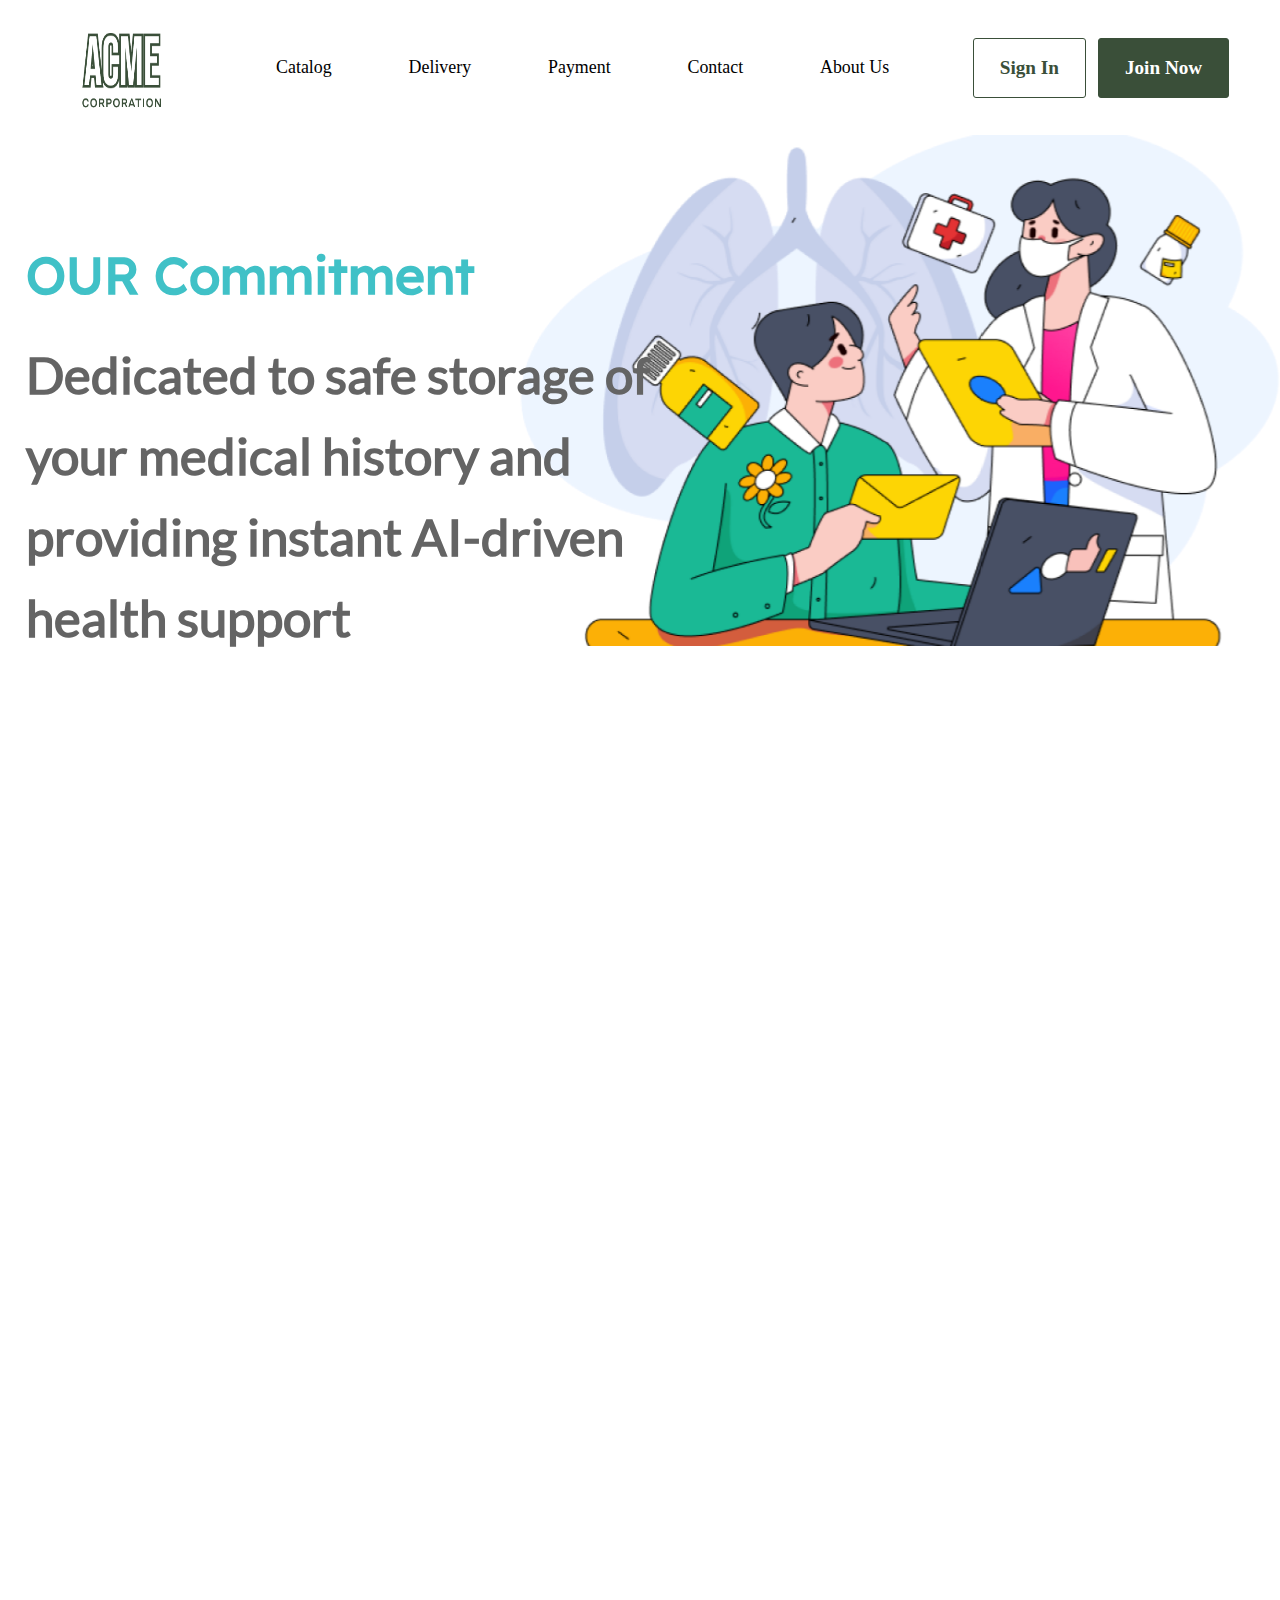
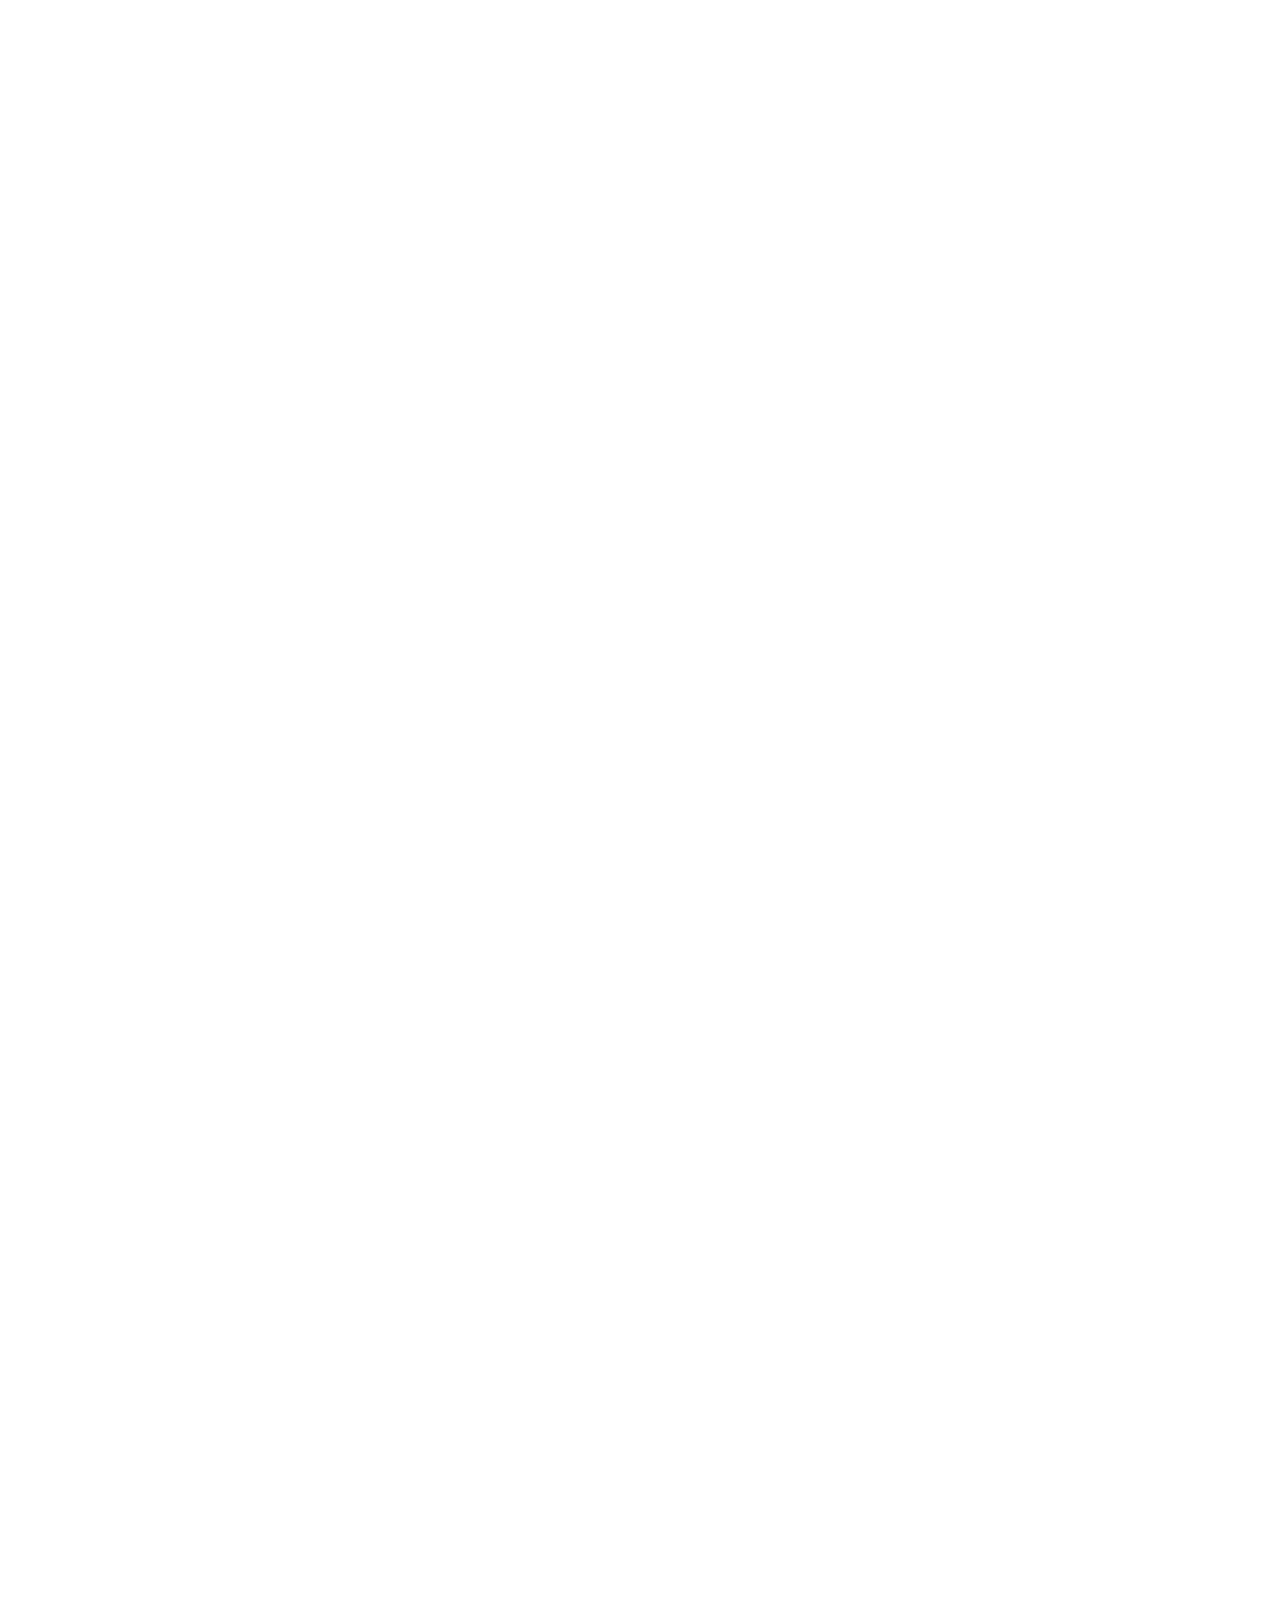
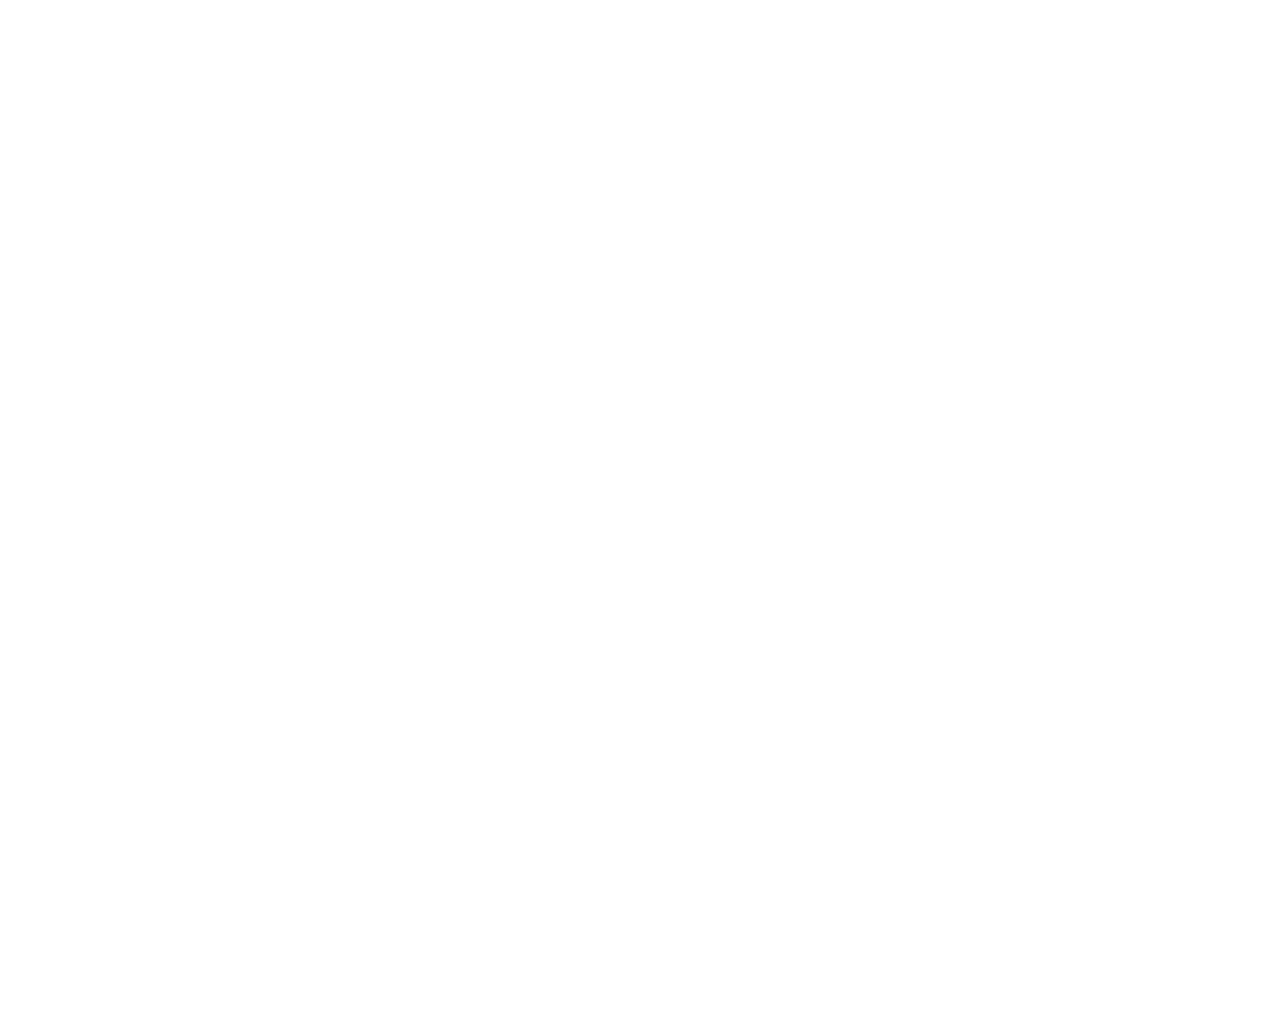
<file: index.html>
<!DOCTYPE html>
<html lang="en">

<head>
    <meta charset="UTF-8">
    <meta name="viewport" content="width=device-width, initial-scale=1.0">
    <title>Document</title>
    <link rel="stylesheet" href="style.css">
</head>

<body>
    <div class="main">
        <nav>
            <!-- <i onclick="sidebar()" class="ri-menu-line menubar"></i> -->
            <!-- <div class="nav-sidebar">
                <i onclick="sidebar()" class="ri-menu-line"></i>
                <a href="/home.html">Home</a>
                <a href="/About.html">About Us</a>
                <a href="/Rooms.html">Rooms</a>
                <a href="/Services.html">Sevices</a>
                <a href="/contact.html">Contact</a>
            </div> -->
        </nav>
        <div class="page1">
            <div class="img1text">
                <h1>OUR Commitment</h1>
                <p>Dedicated to safe storage of your medical history and providing instant AI-driven health support</p>
            </div>
            <div class="img1">
                <img src="/Images/img1.png" alt="">
            </div>
        </div>
        <div class="page2">
            <div class="getstart">
                <img src="/Images/Getting started.png" alt="">
            </div>
            <div class="ourservice">
                <img src="/Images/Our services.png" alt="">
            </div>
        </div>
        <div class="page3">
            <div class="upload">
                <img src="/Images/upload.png" alt="">
                <div class="icons icon1">
                    <a href="/uploadreport.html">
                        <svg width="134" height="132" viewBox="0 0 134 132" fill="none"
                            xmlns="http://www.w3.org/2000/svg">
                            <path fill-rule="evenodd" clip-rule="evenodd"
                                d="M33.5186 11.5238V120.476C33.5186 126.841 38.6415 132 44.9611 132H121.938C128.257 132 133.38 126.841 133.38 120.476V30.324C133.38 27.2457 132.158 24.2954 129.984 22.1307L111.111 3.33058C108.968 1.19679 106.077 0 103.064 0H44.9611C38.6415 0 33.5186 5.15939 33.5186 11.5238ZM40.8002 120.476V11.5238C40.8002 9.20947 42.6631 7.33333 44.9611 7.33333H101.654V32.4762C101.654 36.8156 105.146 40.3333 109.455 40.3333H126.099V120.476C126.099 122.791 124.236 124.667 121.938 124.667H44.9611C42.6631 124.667 40.8002 122.791 40.8002 120.476ZM126.099 33V30.324C126.099 29.2046 125.654 28.1318 124.864 27.3446L108.935 11.478V32.4762C108.935 32.7655 109.168 33 109.455 33H126.099Z"
                                class="svgwhite" fill="black" />
                            <path fill-rule="evenodd" clip-rule="evenodd"
                                d="M85.5299 54.1406C85.5299 52.1472 87.1599 50.5312 89.1707 50.5312H113.096C115.107 50.5312 116.737 52.1472 116.737 54.1406C116.737 56.134 115.107 57.75 113.096 57.75H89.1707C87.1599 57.75 85.5299 56.134 85.5299 54.1406Z"
                                class="svgwhite" fill="black" />
                            <path fill-rule="evenodd" clip-rule="evenodd"
                                d="M85.5299 70.6406C85.5299 68.6472 87.1599 67.0312 89.1707 67.0312H113.096C115.107 67.0312 116.737 68.6472 116.737 70.6406C116.737 72.634 115.107 74.25 113.096 74.25H89.1707C87.1599 74.25 85.5299 72.634 85.5299 70.6406Z"
                                class="svgwhite" fill="black" />
                            <path fill-rule="evenodd" clip-rule="evenodd"
                                d="M85.5299 87.1406C85.5299 85.1472 87.1599 83.5312 89.1707 83.5312H113.096C115.107 83.5312 116.737 85.1472 116.737 87.1406C116.737 89.134 115.107 90.75 113.096 90.75H89.1707C87.1599 90.75 85.5299 89.134 85.5299 87.1406Z"
                                class="svgwhite" fill="black" />
                            <path
                                d="M0.231201 38.1562C0.231201 34.739 3.02556 31.9688 6.47257 31.9688H68.8863C72.3333 31.9688 75.1276 34.739 75.1276 38.1562V100.031C75.1276 103.449 72.3333 106.219 68.8863 106.219H6.47257C3.02556 106.219 0.231201 103.449 0.231201 100.031V38.1562Z"
                                fill="#3D8A58" />
                            <path
                                d="M18.9729 89V55.4H24.1089L38.7969 79.928H36.1089L50.5569 55.4H55.6929L55.7409 89H49.8369L49.7889 64.664H51.0369L38.7489 85.16H35.9649L23.4849 64.664H24.9249V89H18.9729Z"
                                class="svgwhite" fill="black" />
                        </svg>
                        <span>Upload Reports</span>
                    </a>
                </div>
                <div class="icons icon2">
                    <a href="/imageprocess.html">
                        <img src="/Images/icon2.png" alt="">
                        <span>Image Processing</span>
                    </a>
                </div>
            </div>
            <div class="heroimg">
                <img src="/Images/heroimg.png" alt="">
            </div>
        </div>
        <footer>
            <div class="foot-links">
                <h3>MediKeep</h3>
                <a href="/">Our Story</a>
                <a href="/">Join Us</a>
                <a href="/">Announcements</a>
            </div>
            <div class="foot-links">
                <h3>What we Offer</h3>
                <a href="/">Real-time Sync</a>
                <a href="/">Health Cards</a>
                <a href="/">Press Releases</a>
            </div>
            <div class="foot-links">
                <h3>Connect</h3>
                <a href="/">@MediKeep</a>
                <a href="/">@MediKeepHealth</a>
                <a href="/">Community</a>
            </div>
            <div class="foot-links">
                <h3>Health Newsletter</h3>
                <span>Stay updated with health tips and MediKeep news.</span>
                <div class="mail">
                    <input type="text" placeholder="youremail@medikeep.com">
                    <button>→</button>
                </div>
                <div class="terms">
                    <a href="/">Terms of Use</a>
                    <a href="">Privacy Policy</a>
                </div>
            </div>
        </footer>
    </div>
    <script src="script.js"></script>
</body>

</html>
</file>
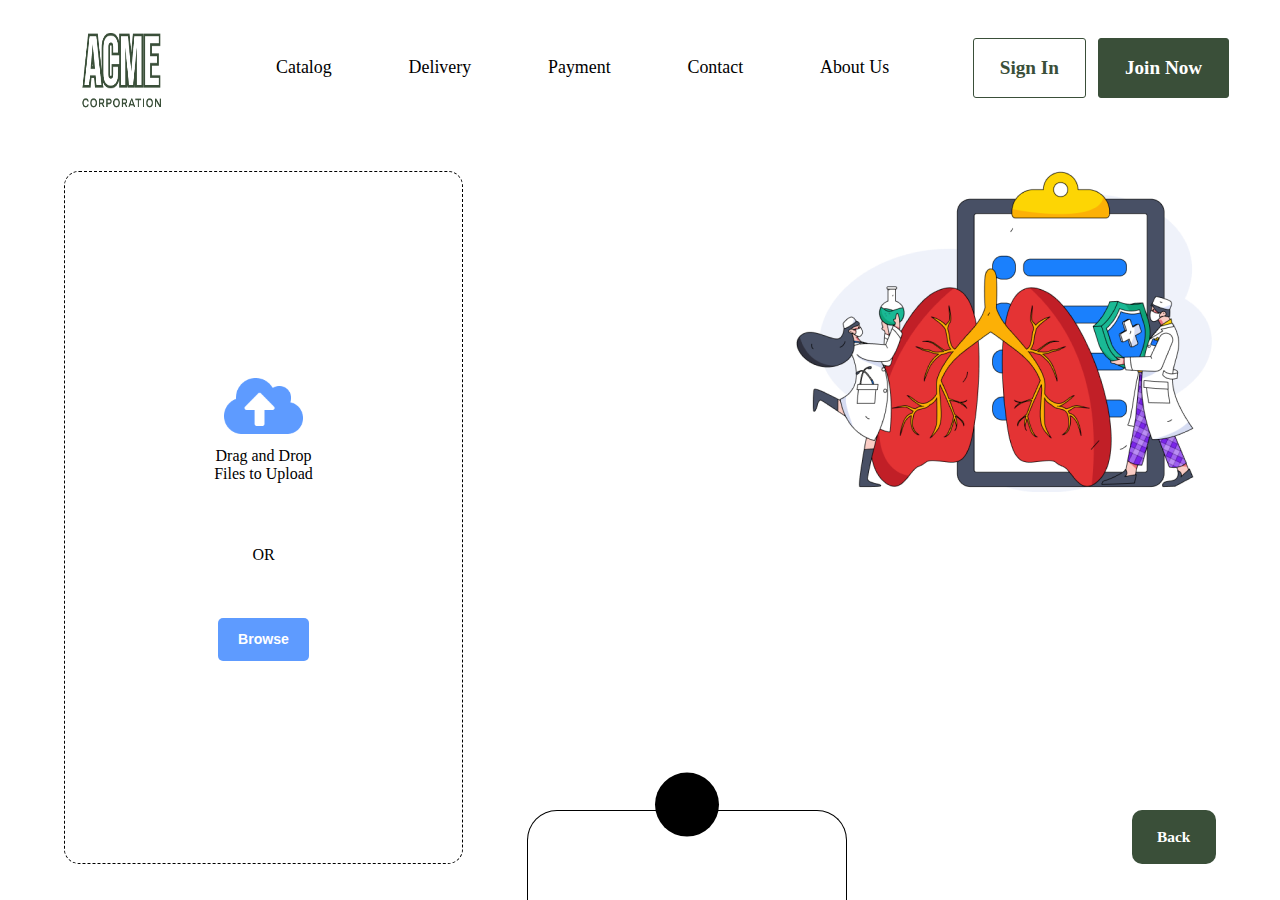
<file: imageprocess.html>
<!DOCTYPE html>
<html lang="en">

<head>
    <meta charset="UTF-8">
    <meta name="viewport" content="width=device-width, initial-scale=1.0">
    <title>Document</title>
    <link rel="stylesheet" href="imageprocess.css">
</head>

<body>
    <div class="main">
        <nav></nav>
        <div class="page1">
            <div class="uploaddoc">
                <div class="sec1">
                    <img src="/Images/uploadlogo.png" alt="">
                    <span>Drag and Drop Files to Upload</span>
                </div>
                <span>OR</span>
                <button>Browse</button>
            </div>
            <div class="right">
                <div class="img">
                    <img src="/Images/lung.png" alt="">
                </div>
                <div class="ai-back">
                    <div class="ai">
                        <button id="aibtn"></button>
                        <div class="aicontent-parent">
                            <div class="aicontent">
                                <h2>Welcome to Doctor Dost</h2>
                                <p>Let's meet each other</p>
                            </div>
                            <div class="aicontent">
                                <p>Do you want to set a name for me?</p>
                                <span>YES</span>
                            </div>
                            <div class="aicontent">
                                <h4>Type or speak my name below</h4>
                            </div>
                            <input type="text" placeholder="Type here or speak">
                        </div>
                    </div>
                    <a href="/index.html">Back</a>
                </div>
            </div>
        </div>
    </div>
    <script src="script.js"></script>
    <script src="imageprocess.js"></script>
</body>

</html>
</file>
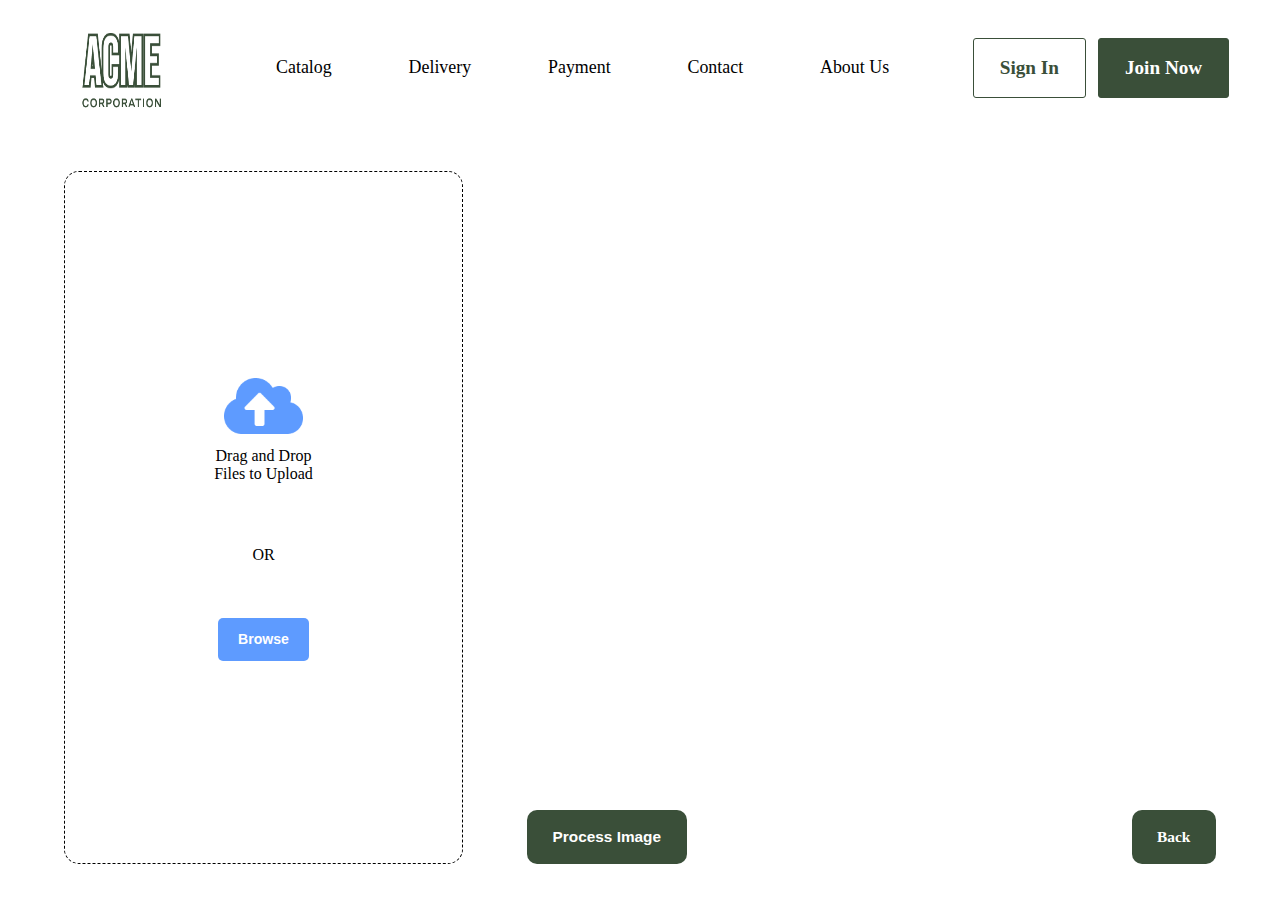
<file: uploadreport.html>
<!DOCTYPE html>
<html lang="en">
<head>
    <meta charset="UTF-8">
    <meta name="viewport" content="width=device-width, initial-scale=1.0">
    <title>Document</title>
    <link rel="stylesheet" href="upload.css">
</head>
<body>
    <div class="main">
        <nav></nav>
        <div class="page1">
            <div class="uploaddoc">
                <div class="sec1">
                    <img src="/Images/uploadlogo.png" alt="">
                    <span>Drag and Drop Files to Upload</span>
                </div>
                <span>OR</span>
                <button>Browse</button>
            </div>
            <div class="process-back">
                <button>Process Image</button>
                <a href="/index.html">Back</a>
            </div>
        </div>
    </div>
    <script src="script.js"></script>
</body>
</html>
</file>
<file: style.css>
@font-face {
    font-family: lato;
    src: url(/Fonts/Lato-Regular.ttf);
}

@font-face {
    font-family: lexend;
    src: url(/Fonts/Lexend-Regular.ttf);
}

@font-face {
    font-family: outfit;
    src: url(/Fonts/Outfit-Regular.ttf);
}

* {
    margin: 0;
    padding: 0;
    box-sizing: border-box;
}

html,
body {
    width: 100%;
    height: 100%;
    position: relative;
    overflow-x: hidden;
}

.main {
    height: 100vh;
    width: 100vw;
}

.page1 {
    margin-top: 15vh;
    width: 100vw;
    height: calc(100% - 15vh);
    display: flex;
}

.img1text {
    width: 50vw;
    margin-top: 12vh;
    margin-left: 2vw;
    font-size: 2vw;
}

.img1text h1 {
    width: 90%;
    font-family: lexend;
    color: rgb(64, 193, 199);
}

.img1text p {
    padding-top: 3vh;
    font-size: 4vw;
    line-height: 9vh;
    font-weight: 600;
    font-family: lato;
    color: rgb(100, 100, 100);
}

.img1 {
    width: 60vw;
    position: absolute;
    right: 0;
    z-index: -1;
}

.img1 img {
    width: 100%;
}

.page2 {
    width: 100vw;
    display: flex;
    flex-direction: column;
    align-items: center;
}

.getstart {
    width: 100vw;
}

.ourservice {
    margin: 12vh 0;
    width: 95vw;
}

.ourservice img {
    width: 100%;
}

.upload {
    height: 59vh;
    display: flex;
    position: relative;
    flex-direction: column;
    justify-content: flex-end;
}

.icons {
    position: absolute;
    width: 37vw;
    height: 30vh;
    background-color: #fff;
    border-radius: 20px;
    margin-bottom: -12vh;
    box-shadow: 8px 8px rgba(0, 0, 0, 0.249);
    display: flex;
}

.icons a {
    width: 100%;
    height: 100%;
    border-radius: 20px;
    display: flex;
    color: #000;
    text-decoration: none;
    font-size: 3.5vw;
    text-align: center;
    align-items: center;
    justify-content: center;
    font-weight: bolder;
    font-family: outfit;
    text-shadow: 2px 1px #00000036;
    letter-spacing: 0.1vw;
}

.icons a:hover {
    transition: all .6s ease;
    background-color: #000;
    color: #fff;
}

.icon1 {
    align-self: flex-start;
    margin-left: 8vw;
}

.icon1 a {
    padding: 3vw;
}

.icon1 a:hover .svgwhite {
    transition: all .6s ease;
    fill: #fff;
}

.icon1 a svg {
    width: 15vw;
    margin-bottom: 3vh;
}

.icon2 {
    align-self: flex-end;
    margin-right: 8vw;
}

.icon2 a {
    padding: 3vw;
}

.icon2 img {
    width: 15vw;
    margin-top: 3vh;
}

.icon2 a:hover img {
    transition: all .6s ease;
    filter: invert(100%);
}

.heroimg {
    margin: 15vh 0 -1vh;
    width: 100vw;
}

.heroimg img {
    width: 100%;
    height: 100%;
}

 footer {
    font-family: lato;
    width: 100vw;
    height: 45vh;
    display: flex;
    align-items: center;
    justify-content: space-between;
    padding: 0 5vw;
    background-color: #222831;
}

.foot-links {
    width: 25vw;
    height: 30vh;
    display: flex;
    flex-direction: column;
    align-items: flex-start;
    gap: 3vh;
}

.foot-links h3 {
    color: #fff;
}

.foot-links a {
    text-decoration: none;
    color: #fff;
}

.foot-links span {
    color: #fff;
}

.mail {
    display: flex;
}

.mail input {
    height: 7vh;
    padding: 2vh;
    border: 1px solid #566173;
    border-radius: 10px 0 0 10px;
    background-color: transparent;
    color: #fff;
}

.mail input::placeholder {
    color: #fff;
}

.mail button {
    height: 7vh;
    padding: 2vh;
    border-radius: 0 10px 10px 0;
    border: none;
    color: #fff;
    background-color: #008a90;
}

.terms {
    font-size: 1.1vw;
    display: flex;
    gap: 3vw;
}
</file>
<file: imageprocess.css>
* {
    margin: 0;
    padding: 0;
    box-sizing: border-box;
}

html,
body {
    width: 100%;
    height: 100%;
    position: relative;
    overflow-x: hidden;
}

.main {
    width: 100vw;
    height: 100vh;
    display: flex;
}

.page1 {
    align-self: flex-end;
    width: 100vw;
    height: calc(100% - 15vh);
    display: flex;
    padding: 4vh 5vw;
    gap: 5vw;
}

.uploaddoc {
    width: 33vw;
    height: 100%;
    border: 1.5px dashed black;
    border-radius: 15px;
    display: flex;
    flex-direction: column;
    align-items: center;
    justify-content: center;
    gap: 6vh;
}

.sec1 {
    width: 100%;
    align-items: center;
    display: flex;
    flex-direction: column;
    text-align: center;
}

.sec1 span {
    width: 25%;
    padding: 1vh 0;
}

.uploaddoc img {
    width: 20%;
}

.uploaddoc button {
    width: 23%;
    padding: 1.5vh;
    background-color: #5e9bff;
    border: none;
    color: white;
    font-weight: 600;
    border-radius: 5px;
    font-size: 1.1vw;
    cursor: pointer;
}

.right {
    width: calc(100% - 33vw);
    display: flex;
    flex-direction: column;
    justify-content: space-between;
}

.img {
    width: 61%;
    align-self: flex-end;
}

.ai-back {
    align-self: flex-end;
    width: 100%;
    display: flex;
    align-items: flex-end;
    justify-content: space-between;
    flex-direction: column;
}

.ai {
    width: 25vw;
    height: 10vh;
    display: flex;
    justify-content: center;
    border: 1.3px solid black;
    border-bottom: 0;
    border-radius: 30px 30px 0 0;
    align-self: flex-start;
    position: fixed;
    bottom: 0;
    transition: all .3s ease-in-out;
}

.ai-back button {
    position: absolute;
    transform: translatey(-60%);
    cursor: pointer;
    width: 5vw;
    aspect-ratio: 1;
    font-size: 1.2vw;
    color: white;
    background-color: black;
    border: none;
    border-radius: 50%;
    font-weight: 600;
}

.aicontent-parent {
    display: none;
    flex-direction: column;
    justify-content: space-between;
    margin-top: 2vh;
    padding: 3vh 2vw 1vh;
    transition: all .3s ease-in-out;
}

.aicontent {
    display: flex;
    flex-direction: column;
    gap: 1vh;
}

.aicontent p {
    color: #000000ca;
}

.aicontent span {
    color: #7000ff;
}

.aicontent-parent input {
    padding: 2vh;
    border-radius: 20px;
    border: 1px solid grey;
}

.ai-back a {
    text-decoration: none;
    padding: 2vh 2vw;
    font-size: 1.2vw;
    color: white;
    background-color: #3a4f39;
    border: none;
    border-radius: 10px;
    font-weight: 600;
}

.ai-back a:hover {
    background-color: white;
    color: #000;
    border: 1px solid black;
    transition: all .2s ease-in-out ;
}
</file>
<file: upload.css>
* {
    margin: 0;
    padding: 0;
    box-sizing: border-box;
}

html,
body {
    width: 100%;
    height: 100%;
    position: relative;
    overflow-x: hidden;
}

.main {
    width: 100vw;
    height: 100vh;
    display: flex;
}

.page1 {
    align-self: flex-end;
    width: 100vw;
    height: calc(100% - 15vh);
    display: flex;
    padding: 4vh 5vw;
    gap: 5vw;
}

.uploaddoc {
    width: 33vw;
    height: 100%;
    border: 1.5px dashed black;
    border-radius: 15px;
    display: flex;
    flex-direction: column;
    align-items: center;
    justify-content: center;
    gap: 6vh;
}

.sec1 {
    width: 100%;
    align-items: center;
    display: flex;
    flex-direction: column;
    text-align: center;
}

.sec1 span {
    width: 25%;
    padding: 1vh 0;
}

.uploaddoc img {
    width: 20%;
}

.uploaddoc button {
    width: 23%;
    padding: 1.5vh;
    background-color: #5e9bff;
    border: none;
    color: white;
    font-weight: 600;
    border-radius: 5px;
    font-size: 1.1vw;
    cursor: pointer;
}

.process-back {
    align-self: flex-end;
    width: calc(100% - 33vw);
    display: flex;
    justify-content: space-between;
}

.process-back button {
    padding: 2vh 2vw;
    font-size: 1.2vw;
    color: white;
    background-color: #3a4f39;
    border: none;
    border-radius: 10px;
    font-weight: 600;
    cursor: pointer;
}

.process-back a {
    text-decoration: none;
    padding: 2vh 2vw;
    font-size: 1.2vw;
    color: white;
    background-color: #3a4f39;
    border: none;
    border-radius: 10px;
    font-weight: 600;
}

.process-back button:hover,a:hover {
    background-color: white;
    color: #000;
    border: 1px solid black;
    transition: all .2s ease-in-out ;
}
</file>
